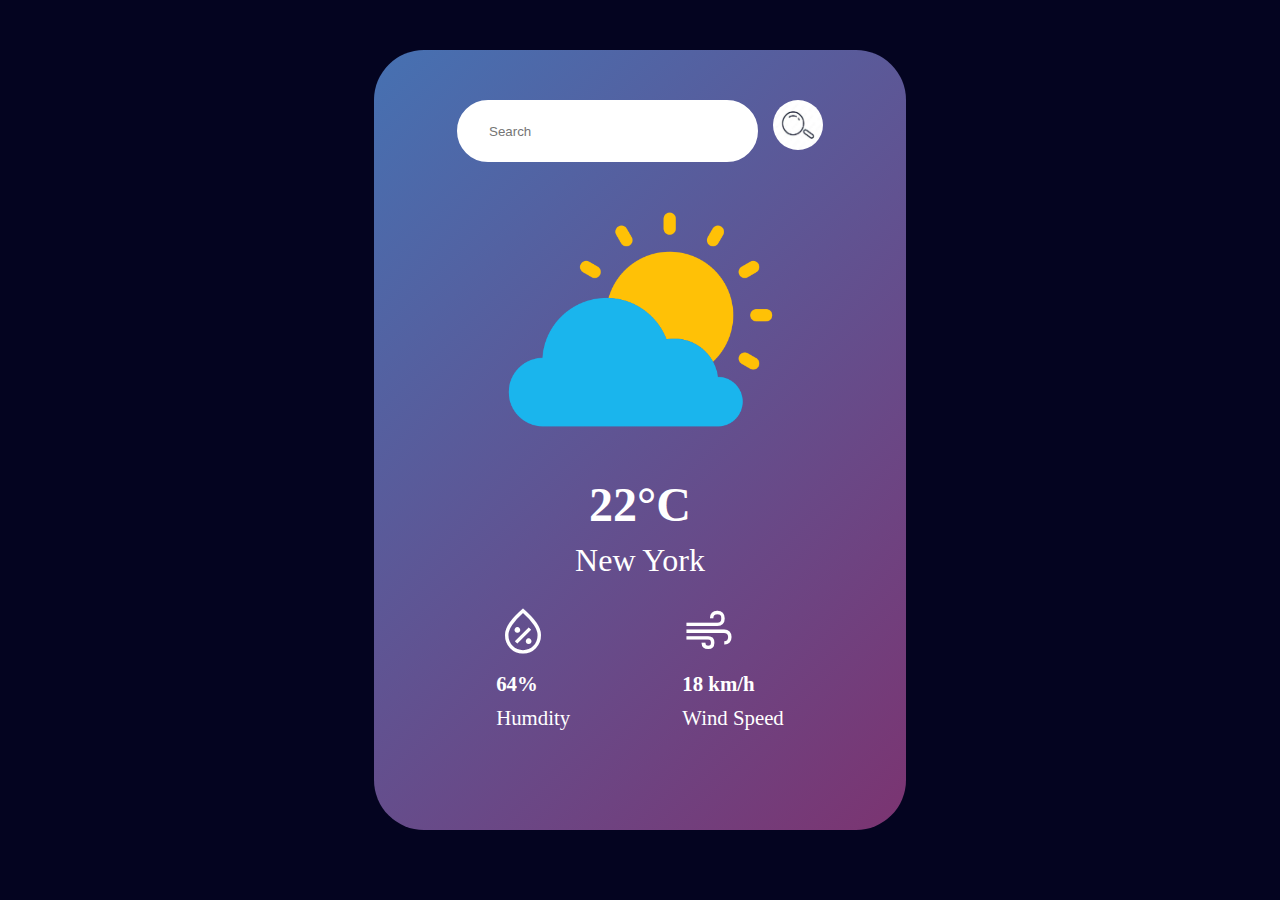
<file: 1. Weather App/index.html>
<!DOCTYPE html>
<html lang="en">
<head>
    <meta charset="UTF-8">
    <meta name="viewport" content="width=device-width, initial-scale=1.0">
    <title>Weather App</title>
   <link rel="stylesheet" href="style.css">
   <link rel="stylesheet" href="https://fonts.googleapis.com/css2?family=Material+Symbols+Outlined" />
</head>
<body>
    <div class="home">
        <div class="search_div">
            <input type="text" placeholder="Search" class="Search">
            <img src="Search.jpeg" alt="Search Icon" class="Search_Icon">
        </div>

        <div class="weather">
            <img src="SunCloud.png" alt="Sun-cloud Image" class="sun-cloud">
            <h1 class="sun-h">22°C</h1>
            <p class="sun-p">New York</p>
        </div>

        <div class="humiwind">
            <div>
                <span class="material-symbols-outlined" style="color: white;margin-top: 25px; font-size: 6vh;">
                    humidity_percentage
                </span>
                <h3>64%</h3>
                <p>Humdity</p>
            </div>
            <div>
                <span class="material-symbols-outlined" style="color: white;margin-top: 25px; font-size: 6vh;">
                    air
                    </span>
                <h3>18 km/h</h3>
                <p>Wind Speed</p>
            </div>
        </div>
    </div>
</body>
</html>
</file>
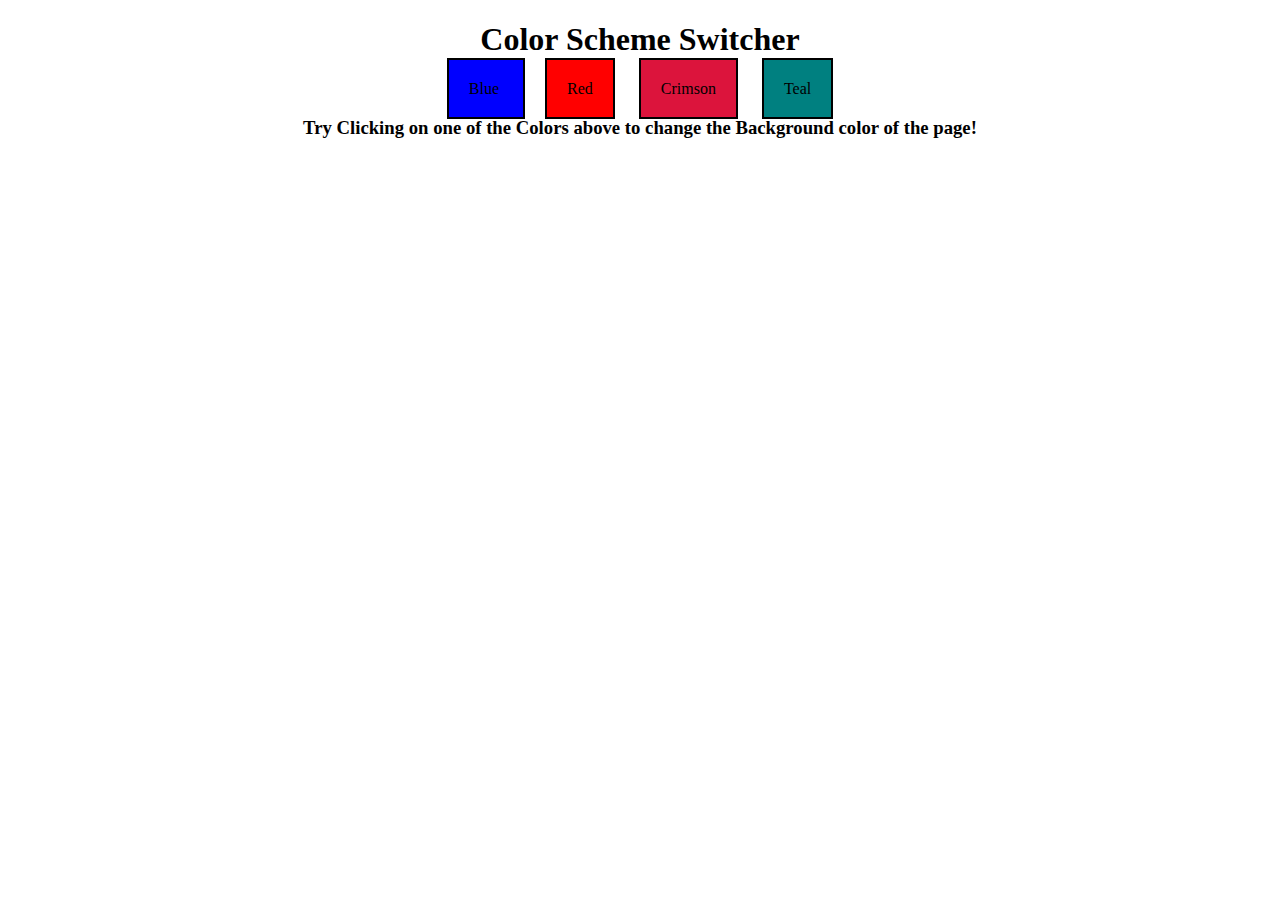
<file: 1.Background Changer/index.html>
<!DOCTYPE html>
<html lang="en">
<head>
    <meta charset="UTF-8">
    <meta name="viewport" content="width=device-width, initial-scale=1.0">
    <title>Background Changer</title>
    <style>
        body{
            text-align: center;
        }
        #blue{
            background-color: blue;
            border: 2px solid black;
        }   
        #red{
            background-color: red;
            border: 2px solid black;
        }   
        #crimson{
            background-color: crimson;
            border: 2px solid black;
        }   
        #teal{
            background-color: teal;
            border: 2px solid black;
        }   
        .button{
            margin: 10px;
            padding: 20px;
        }
    </style>
</head>
<body>  
        <h1>Color Scheme Switcher</h1>

       <div>
        <span class="button" id="blue"> Blue </span>
        <span class="button" id="red">Red</span>
        <span class="button" id="crimson">Crimson</span>
        <span class="button" id="teal">Teal</span>
       </div>

        <h3>Try Clicking on one of the Colors above to change the Background color of the page!</h3>

        <script src="index.js"></script>
</body>
</html>
</file>
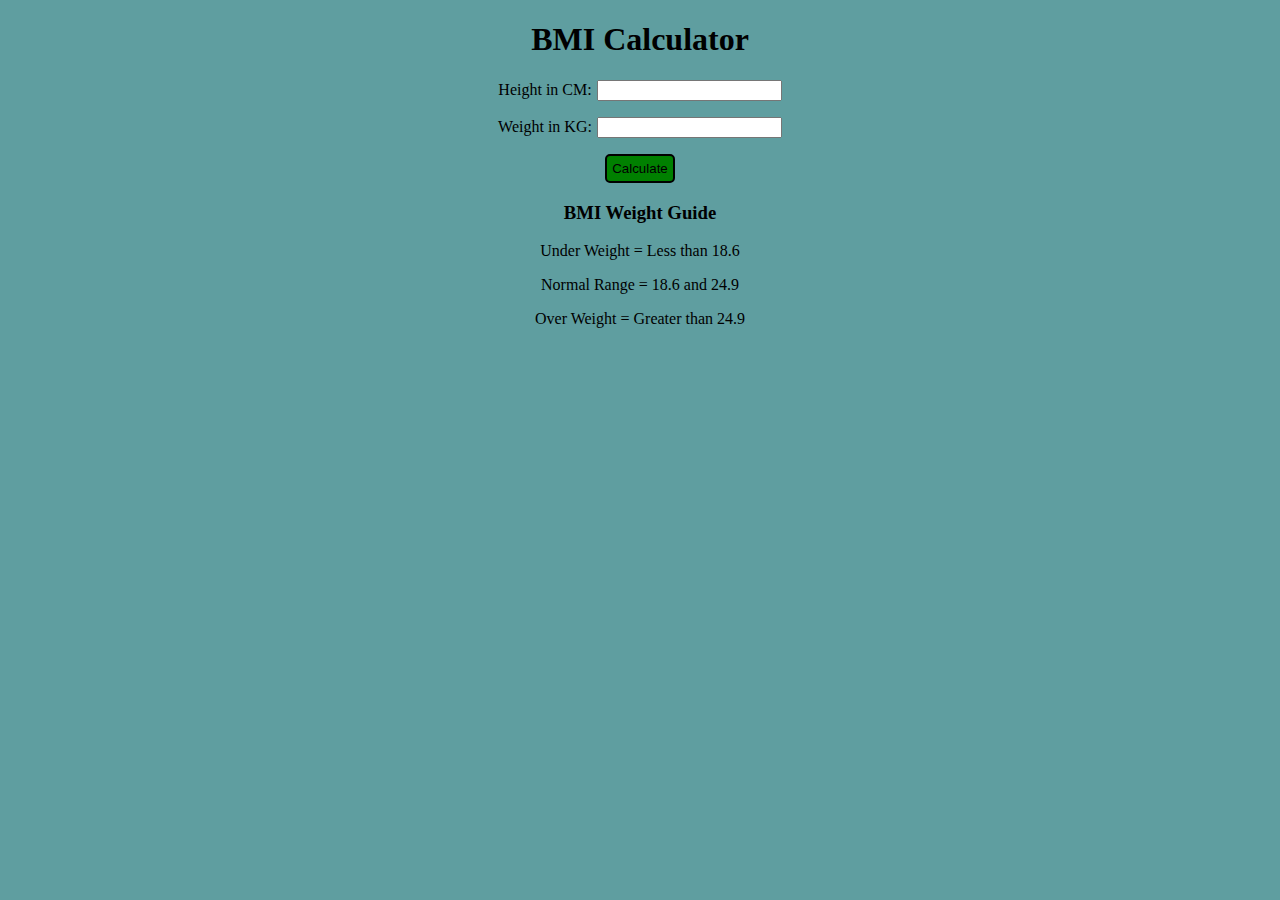
<file: 2.BMI Calculator/index.html>
<!DOCTYPE html>
<html lang="en">
<head>
    <meta charset="UTF-8">
    <meta name="viewport" content="width=device-width, initial-scale=1.0">
    <title>BMI Cakculator</title>
    <style>
        body{
            text-align: center;
            background-color: cadetblue;
        }
        #button{
            border: 2px solid black;
            background-color: green;
            border-radius: 5px;
            padding: 5px;
        }
        input{
            margin-left: 5px;
        }
    </style>
</head>
<body>
    <h1>BMI Calculator</h1>
    <form>
        <p><label>Height in CM:</label><input type="text" id="height"></p>
        <p><label>Weight in KG:</label><input type="text" id="weight"></p>
        <button id="button">Calculate</button>
        <div style="color: black; margin:10px;" id="result"></div>
        <div id="Guide"></div>
        <div>
            <h3>BMI Weight Guide</h3>
            <p>Under Weight = Less than 18.6</p>
            <p>Normal Range = 18.6 and 24.9</p>
            <p>Over Weight = Greater than 24.9</p>
        </div>
    </form>
    <script src="bmi.js"></script>
</body>
</html>
</file>
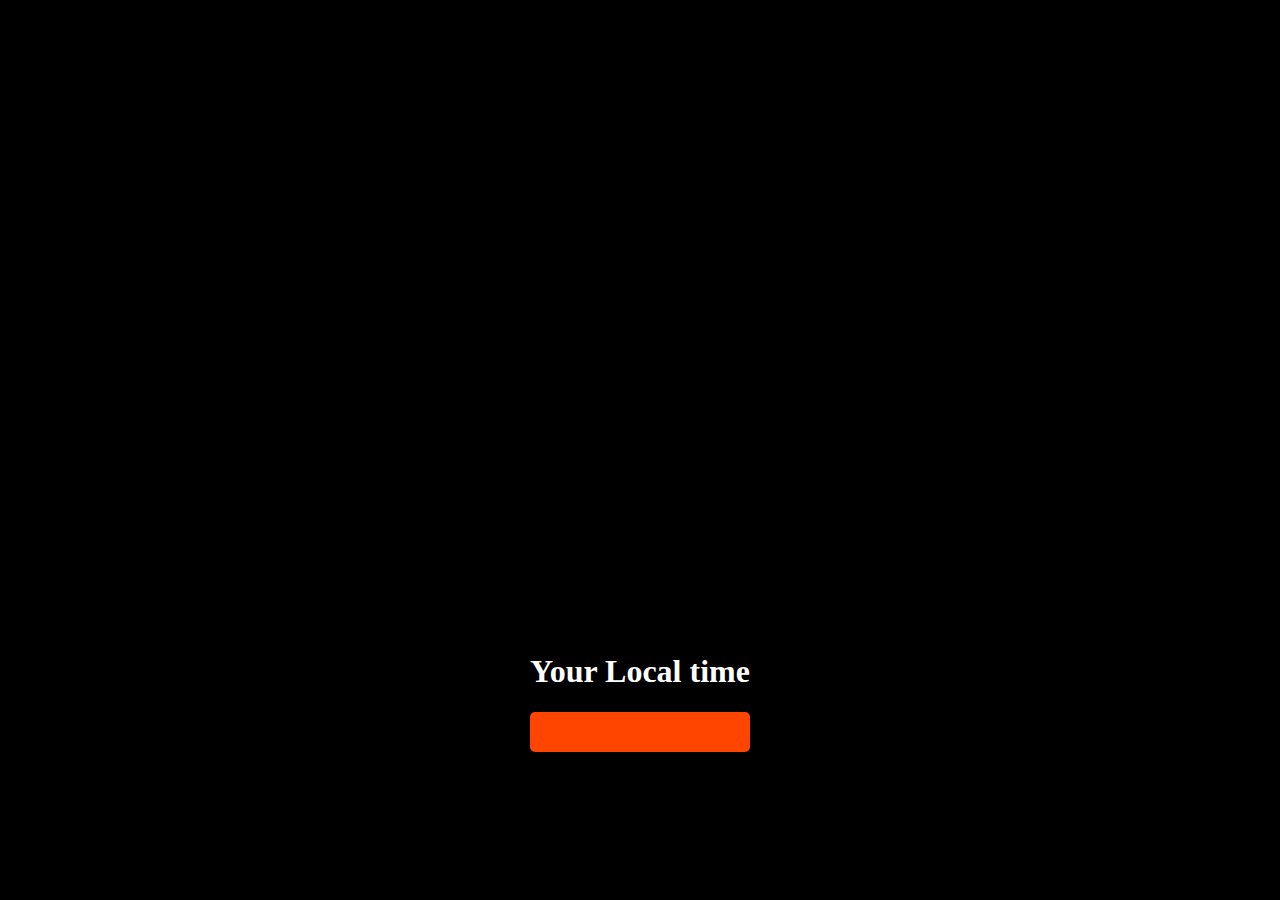
<file: 3.DigitalClock/index.html>
<!DOCTYPE html>
<html lang="en">
<head>
    <meta charset="UTF-8">
    <meta name="viewport" content="width=device-width, initial-scale=1.0">
    <title>Digital Clock</title>
    <style>
        body{
            background-color: black;
        }
        h1{
            color: white;
        }
        .div{
            display: grid;
            justify-content: center;
            margin-top: 50%;
        }
        #time{
            background-color: orangered;
            padding: 20px;
            border-radius: 5px;
            text-align: center;
        }
    </style>
</head>
<body>
    <div class="div">
        <h1>Your Local time</h1>
        <div id="time"></div>
    </div>
    <script src="index.js"></script>
</body>
</html>
</file>
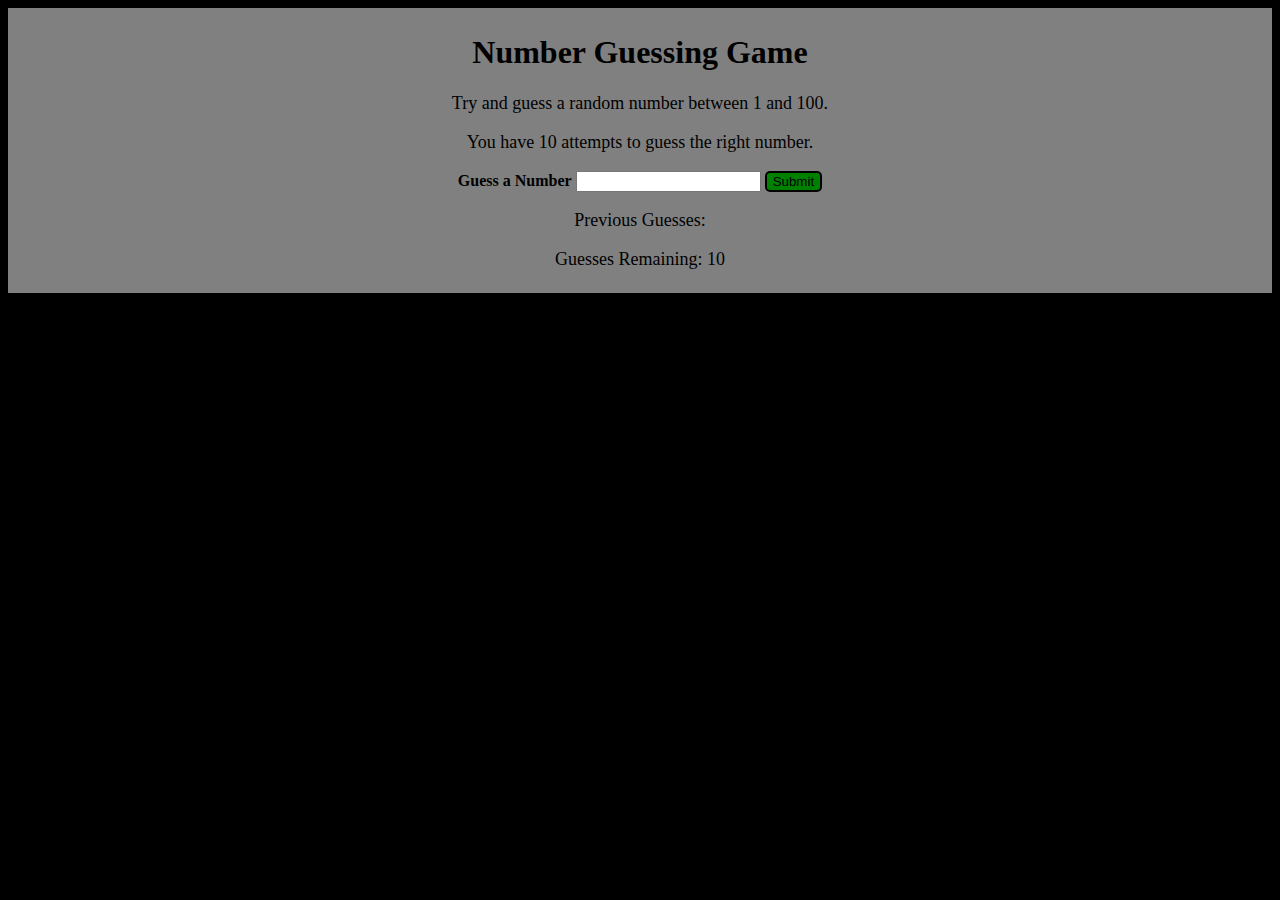
<file: 4.GuessTheNumber/index.html>
<!DOCTYPE html>
<html lang="en">
<head>
    <meta charset="UTF-8">
    <meta name="viewport" content="width=device-width, initial-scale=1.0">
    <title>Guess The Number</title>
    <style>
        body{
            background-color: black;
        }
        #wrapper{
            background-color: gray;
            padding: 5px;
            height: max-content;
           text-align: center;
        }
        p{
            font-size: large;
        }
        .lab{
            font-weight: 800;
        }
        #subt{
            background-color: green;
            border: 2px solid black;
            border-radius: 5px;
        }
    </style>
</head>
<body>
    <div id="wrapper">
        <h1>Number Guessing Game</h1>
        <p>Try and guess a random number between 1 and 100.</p>
        <p>You have 10 attempts to guess the right number.</p>

        <form>
            <label class="lab">Guess a Number</label>
            <input type="text" id="userInput">
            <input type="submit" id="subt">
        </form>

        <div class="startOver">
            <p>Previous Guesses: <span class="guesses"></span></p>
            <p>Guesses Remaining: <span class="lastResult">10</span></p>
            <p class="lowOrHigh"></p>
        </div>
    </div>

    <script src="index.js"></script>
</body>
</html>
</file>
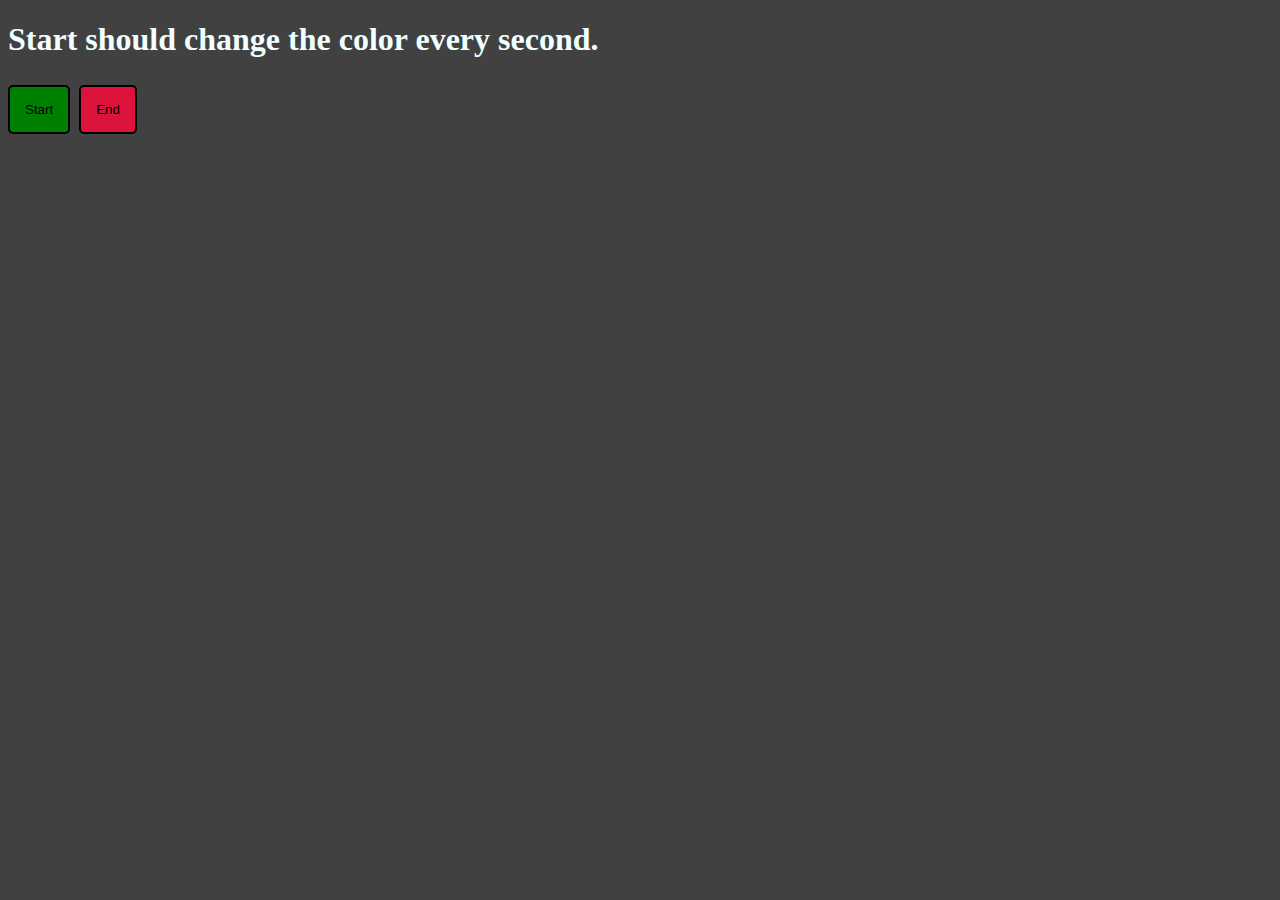
<file: 5.UnlimitedColors/index.html>
<!DOCTYPE html>
<html lang="en">
<head>
    <meta charset="UTF-8">
    <meta name="viewport" content="width=device-width, initial-scale=1.0">
    <title>Unlimited Colors</title>
    <style>
        body{
            background-color: #414141;
            color: azure;
        }
        #start{
            background-color: green;
            padding: 15px;
            border: 2px solid black;
            border-radius: 5px;
        }
        #stop{
            background-color: crimson;
            padding: 15px;
            border: 2px solid black;
            border-radius: 5px;
            margin: 5px;
        }
    </style>
</head>
<body>
    <h1>Start should change the color every second.</h1>
    <button id="start">Start</button>
    <button id="stop">End</button>
</body>
<script src="index.js"></script>
</html>
</file>
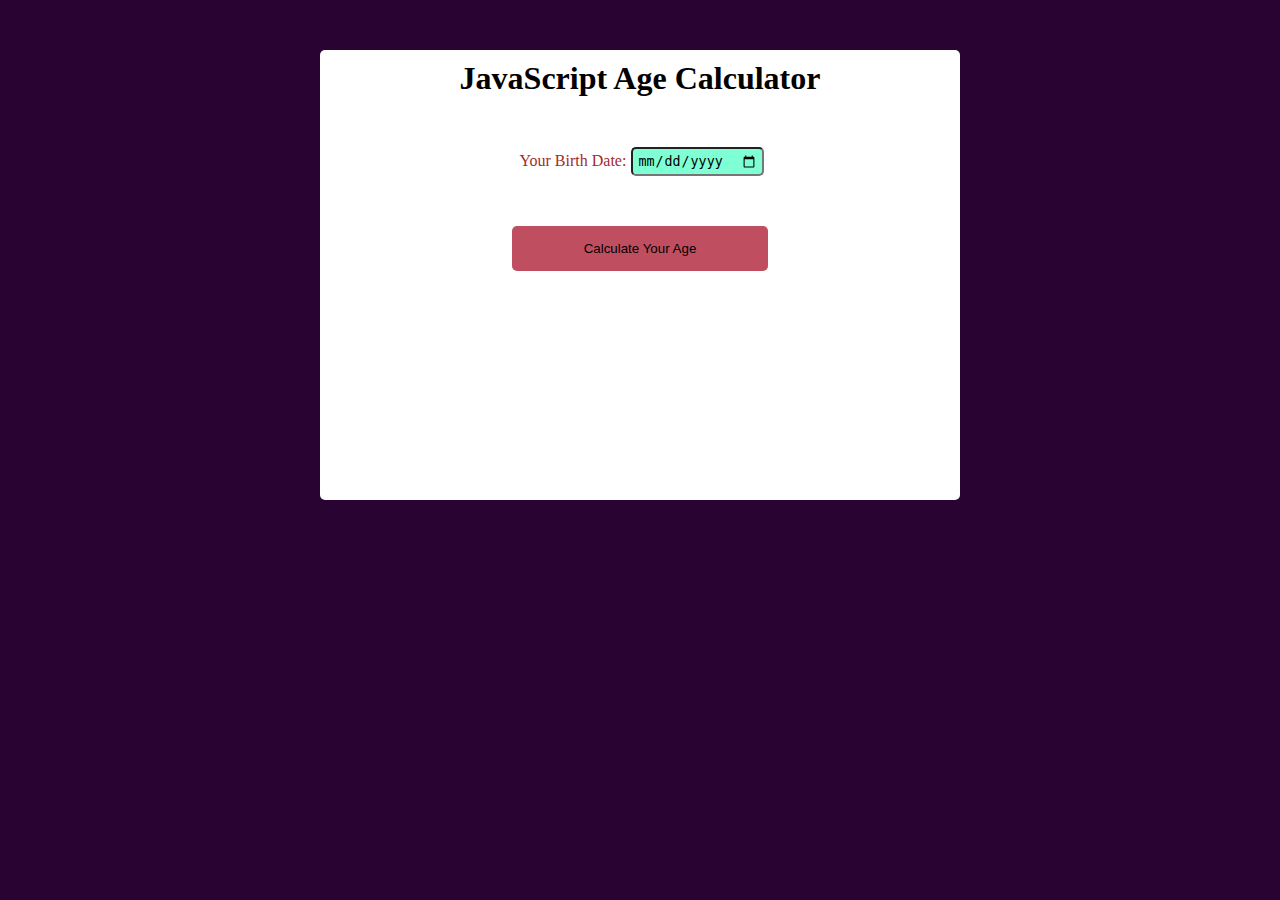
<file: 6.AgeCalculator/index.html>
<!DOCTYPE html>
<html lang="en">
<head>
    <meta charset="UTF-8">
    <meta name="viewport" content="width=device-width, initial-scale=1.0">
    <title>Age Calculator</title>
    <link rel="stylesheet" href="styles.css">
    
</head>
<body>
    <div id="outer">
       <div id="inner">
        <h1>JavaScript Age Calculator</h1>
        <div><label>Your Birth Date:</label><input type="date" name="" id="date"></div>
        <button id="ageCalculator">Calculate Your Age</button>
        <div id="age"></div>
       </div>
    </div>
    <script src="index.js"></script>
</body>
</html>
</file>
<file: 1. Weather App/style.css>
* {
    margin: 0;
    padding: 0
}

body {
    background-color: rgb(4, 4, 32);
    display: flex;
    align-items: center;
    justify-content: center;
}

.home {
    border-radius: 50px;
    margin: 50px;
    padding: 10px;
    align-items: center;
    height: auto;
    width: 80vw;
    background: linear-gradient(135deg, rgb(70, 113, 178), rgb(123, 52, 113));
    padding-bottom: 100px;
}
@media (min-width: 1024px) { 
    .home {
        width: 40vw;
    }
}

.search_div {
    display: flex;
    justify-content: center;
}

.Search {
    padding: 6px;
    border-radius: 54px;
    width: 35vw;
    height: 4vh;
    margin-top: 40px;
    padding: 11px;
    padding-left: 30px;
    border: 1px solid white;
}
@media (min-width: 1024px) { 
    .Search{
        padding: 6px;
        border-radius: 54px;
        width: 20vw;
        height: 4vh;
        margin-top: 40px;
        padding: 11px;
        padding-left: 30px;
        border: 2px solid white;
    }
    
}


.Search_Icon {
    background-color: transparent;
    height: 50px;
    width: 50px;
    margin-left: 15px;
    margin-top: 40px;
    border-radius: 50%;
}

.weather {
    text-align: center;
}

.sun-cloud {
    height: 35vh;
    display: block;
    margin: 0 auto;
}

.sun-h {
    font-size: 300%;
    color: white;
}

.sun-p {
    font-size: xx-large;
    color: white;
}
.humiwind {
    display: flex;
    justify-content:space-evenly ;
}
.hum-img{
    margin-top: 50px;
    height: 10vh;
}
h3,p{
    color: white;
    font-size: 130%;
    margin-top: 10px;
}
</file>
<file: 6.AgeCalculator/styles.css>
*{
    margin: 0;
    padding: 0;
}

body{
    background-color: rgb(41, 3, 50);
}
h1{
    margin-top: 10px;
}

#outer{
    margin-top: 50px;
    display: flex;
    justify-content: center;
    justify-self: center;
    background-color: white;
    border-radius: 5px;
    height: 50vh;
    width: 50vw;
}

#date{
margin-top:50px;
padding: 4px;
margin-left: 5px;
background-color: aquamarine;
border-radius: 5px;
border: 2px solid balck;
}

label{
    color: brown;
    margin-left:60px;
}



#ageCalculator{
    margin-top:50px;
    display: flex;
    justify-self: center;
    background-color: rgb(192, 78, 97);
    width: 20vw;
    height: 5vh;
    align-items: center;
    justify-content: center;
    border: 5px;
    border-radius: 5px;
}

#age{
    color: red;
    text-align: center;
    margin-top: 10px;
}
</file>
